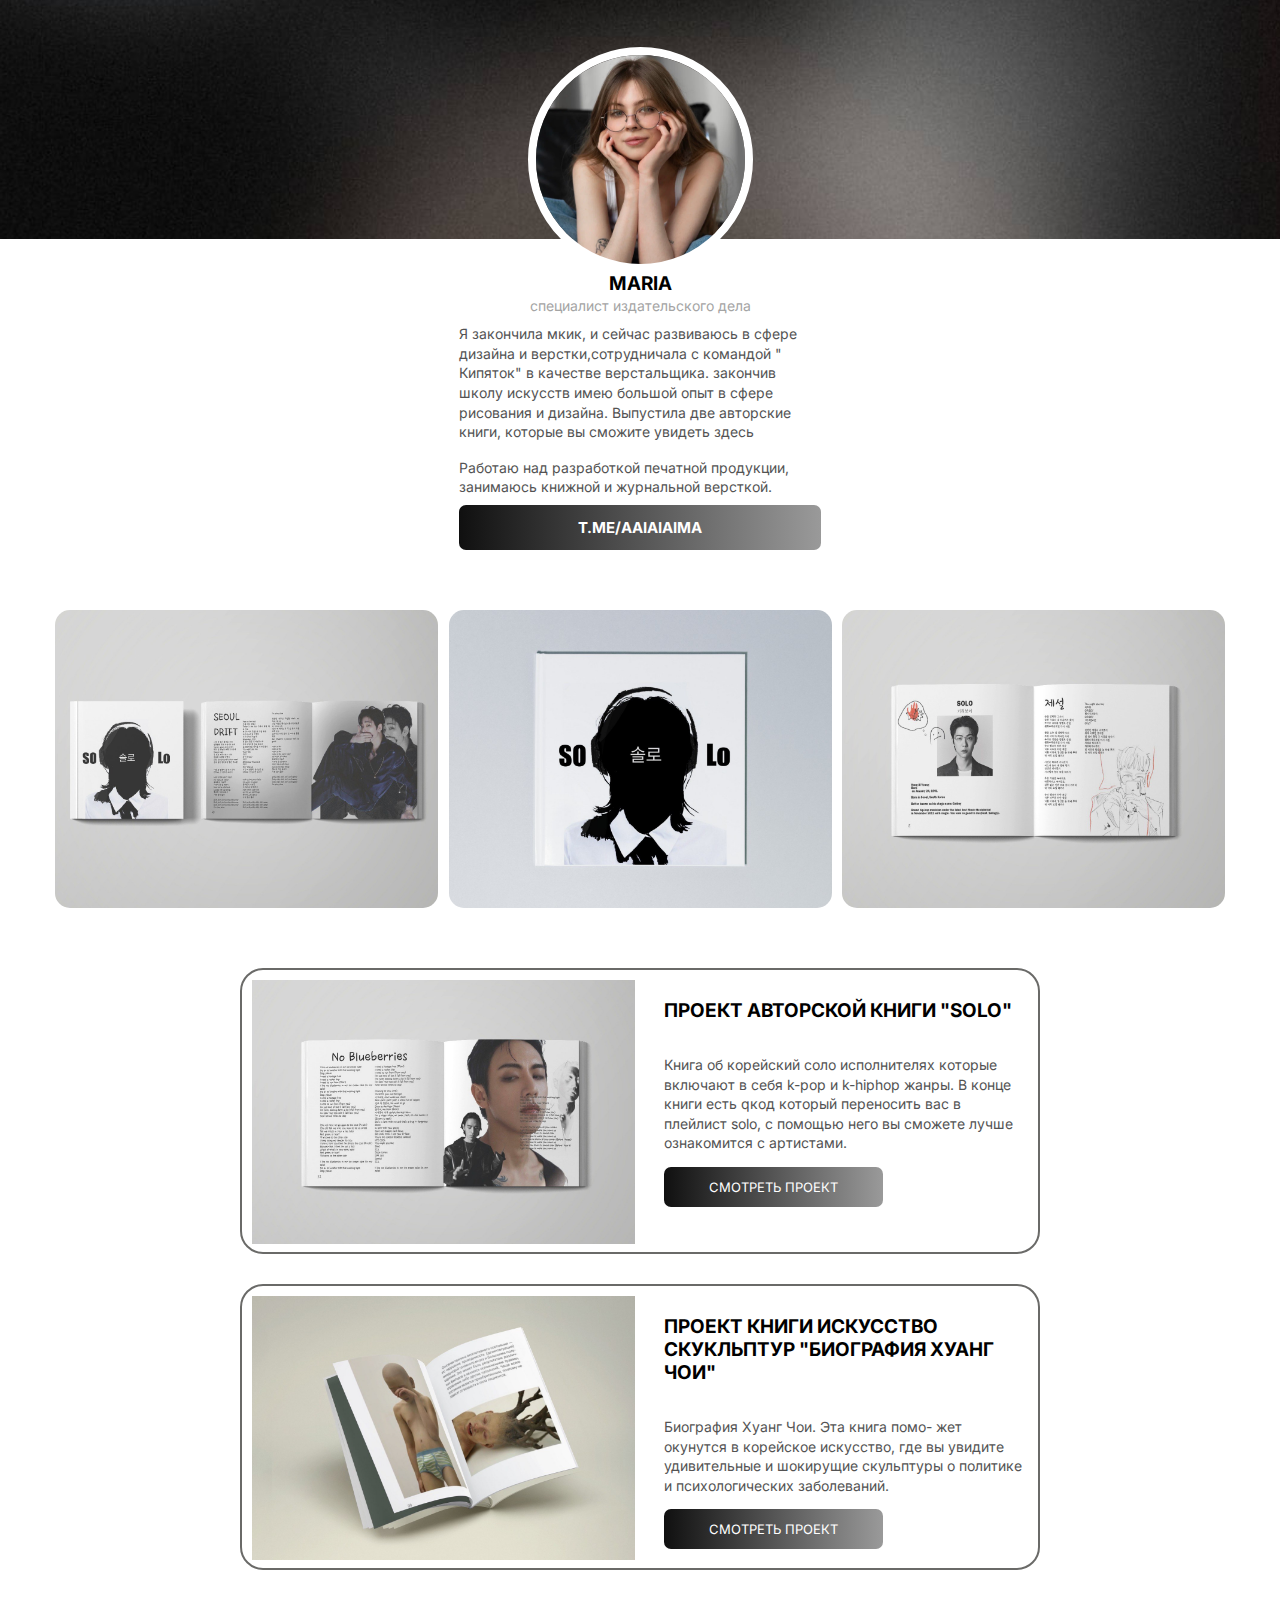
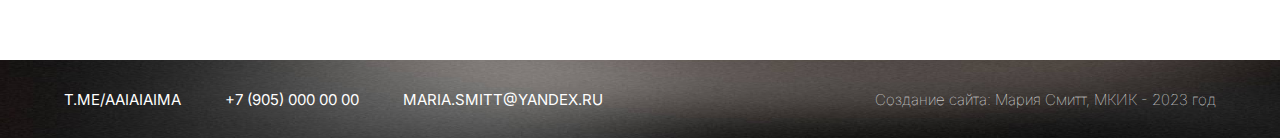
<file: index.html>
<!doctype html>
<html>
<head>
<title>Maria</title>
<link href="style.css" type="text/css"  rel="stylesheet">
<meta charset="utf-8">
<link rel="shortcut icon" type="image/x-icon" href="images/favicon.ico">
<link rel="preconnect" href="https://fonts.googleapis.com">
<link rel="preconnect" href="https://fonts.gstatic.com" crossorigin>
<link href="https://fonts.googleapis.com/css2?family=Inter:wght@100;200;300;400;500;600;700;800;900&display=swap" rel="stylesheet">
</head>
<body>
<header>
<section class="profile">
<img src="images/0.png">
<h1>Maria</h1>
<h2>Специалист издательского дела</h2>
<p>Я закончила мкик, и сейчас развиваюсь в сфере дизайна и верстки,сотрудничала с командой " Кипяток" в качестве верстальщика.
 закончив школу искусств имею большой опыт в сфере рисования и дизайна. 
 Выпустила две авторские книги, которые вы сможите увидеть здесь</p>
<p>Работаю над разработкой печатной продукции, занимаюсь книжной и журнальной версткой.</p>
<a href="https://t.me/aaiaiaima">t.me/aaiaiaima</a>
</section>
</header>
<main>
<section class="ills">
<img src="images/1.png">
<img src="images/2.png">
<img src="images/3.png">
</section>
<section class="portfolio">
<article id="card_2">
<img src="images/4.png">
<h3>Проект авторской книги "SOLO"</h3>
<p>Книга об корейский соло исполнителях которые включают в себя k-pop и k-hiphop жанры. В конце книги есть qкод который переносить вас в плейлист solo, с помощью него вы сможете лучше ознакомится с артистами.</p>
<a href="2.html">Смотреть проект</a>
</article>
<article id="card_1">
<img src="images/5.png">
<h3>Проект книги Искусство скукльптур "Биография Хуанг Чои"</h3>
<p>Биография Хуанг Чои. Эта книга помо- жет окунутся в корейское искусство, где вы увидите удивительные и шокирущие скульптуры о политике и психологических заболеваний.</p>
<a href="1.html">Смотреть проект</a>
</article>
</section>
</main>
<footer>
<div class="contacts">
<a href="https://t.me/aaiaiaima">t.me/aaiaiaima</a>
<a href="/"> +7 (905) 000 00 00</a>
<a href="/">maria.smitt@yandex.ru</a>
</div>
<div class="copyright">
Создание сайта: Мария Смитт, МКИК - 2023 год
</div>
</footer>
</body>
</html>
</file>
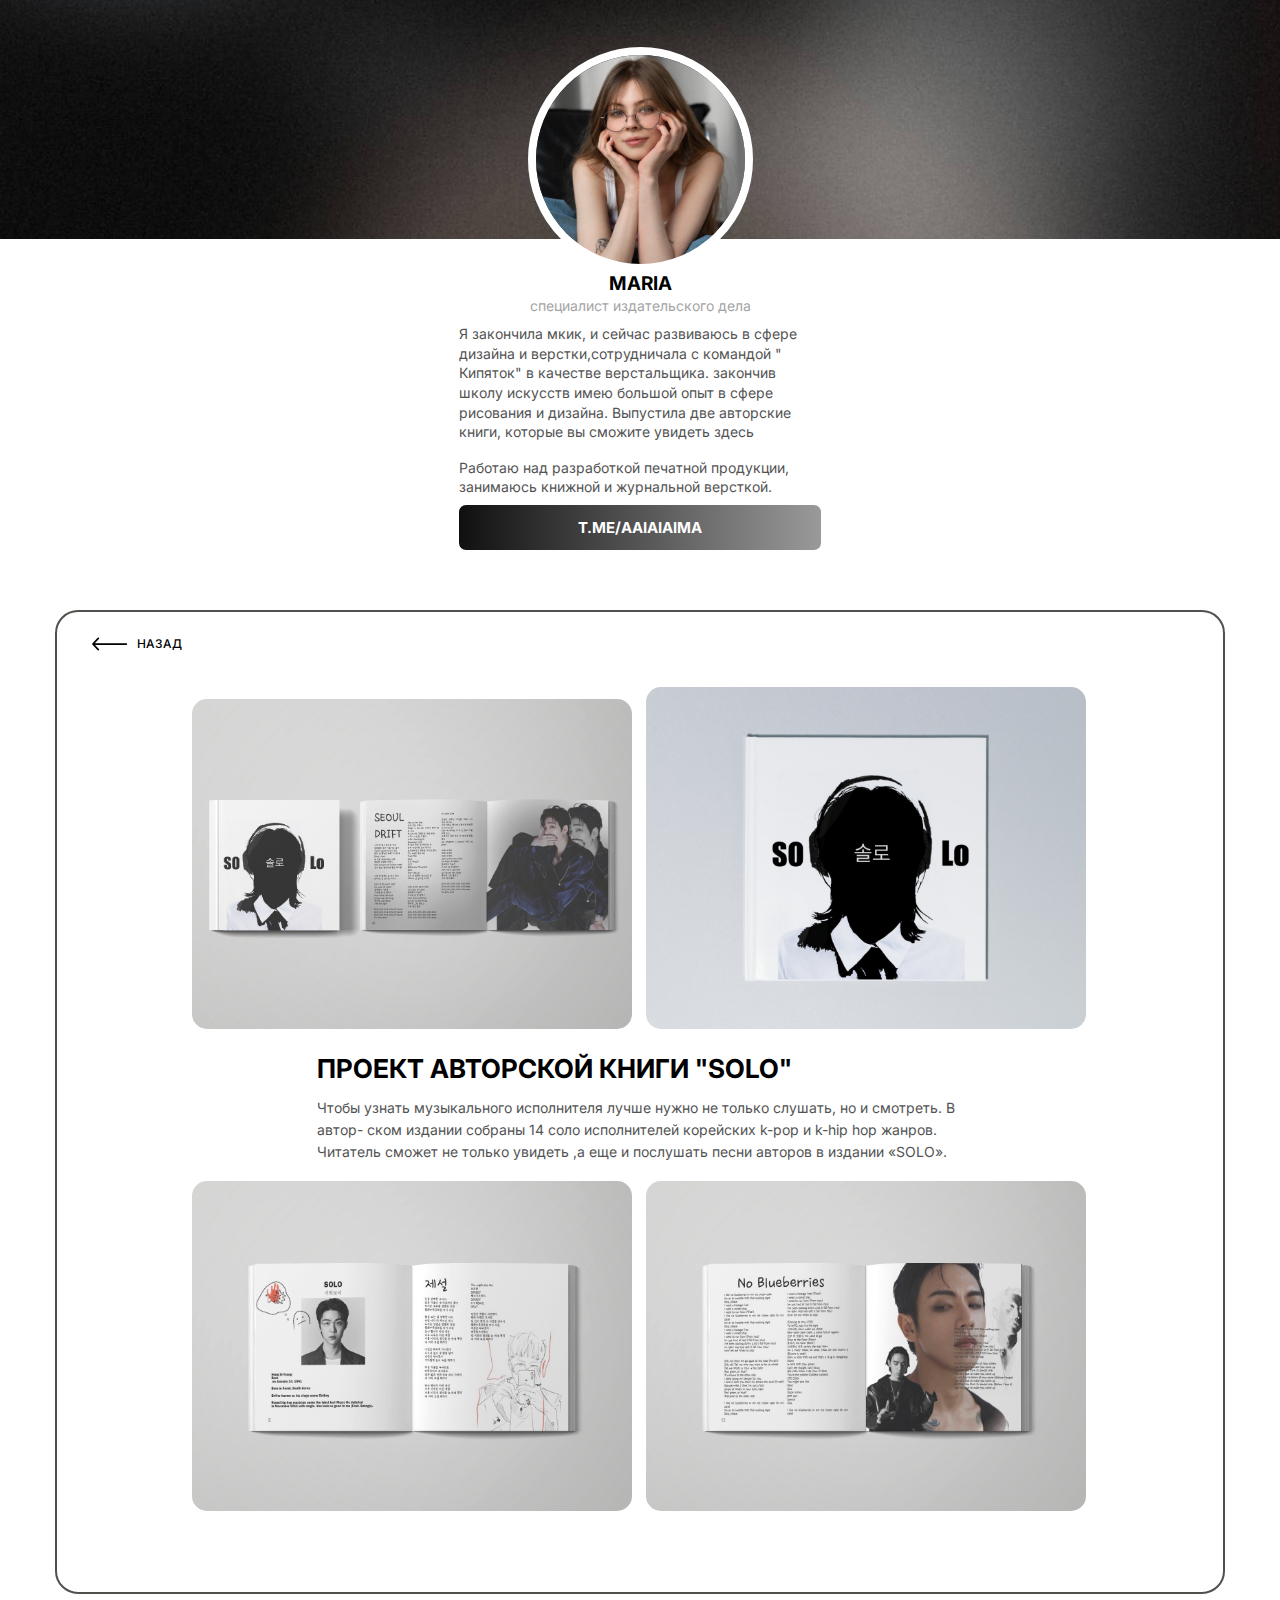
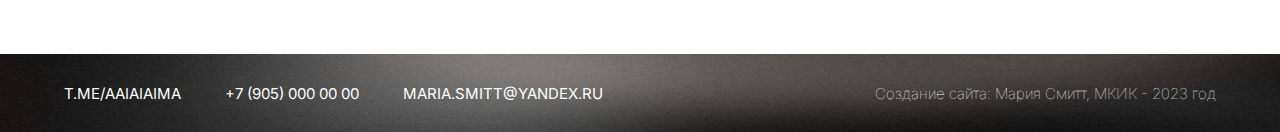
<file: 2.html>
<!doctype html>
<html>
<head>
<title>Maria</title>
<link href="style.css" type="text/css"  rel="stylesheet">
<meta charset="utf-8">
<link rel="shortcut icon" type="image/x-icon" href="images/favicon.ico">
<link rel="preconnect" href="https://fonts.googleapis.com">
<link rel="preconnect" href="https://fonts.gstatic.com" crossorigin>
<link href="https://fonts.googleapis.com/css2?family=Inter:wght@100;200;300;400;500;600;700;800;900&display=swap" rel="stylesheet">
</head>
<body>
<header>
<section class="profile">
<img src="images/0.png">
<h1>Maria</h1>
<h2>Специалист издательского дела</h2>
<p>Я закончила мкик, и сейчас развиваюсь в сфере дизайна и верстки,сотрудничала с командой " Кипяток" в качестве верстальщика.
 закончив школу искусств имею большой опыт в сфере рисования и дизайна. 
 Выпустила две авторские книги, которые вы сможите увидеть здесь</p>
<p>Работаю над разработкой печатной продукции, занимаюсь книжной и журнальной версткой.</p>
<a href="/">t.me/aaiaiaima</a>
</section>
</header>
<main class="read">
<a href="index.html" class="back"><img src="images/arrow.svg"> назад</a>

<img src="images/1.png">
<img src="images/2.png">
<h1>Проект авторской книги "SOLO"</h1>

<p>
Чтобы узнать музыкального исполнителя лучше нужно не только слушать, но и смотреть. В автор- ском издании собраны 14 соло исполнителей корейских k-pop и k-hip hop жанров. Читатель сможет не только увидеть ,а еще и послушать песни авторов в издании «SOLO».
</p>

<img src="images/3.png">
<img src="images/4.png">



</main>
<footer>
<div class="contacts">
<a href="https://t.me/aaiaiaima">t.me/aaiaiaima</a>
<a href="/"> +7 (905) 000 00 00</a>
<a href="/">maria.smitt@yandex.ru</a>
</div>
<div class="copyright">
Создание сайта: Мария Смитт, МКИК - 2023 год
</div>
</footer>
</body>
</html>
</file>
<file: style.css>
body {
    margin: 0;
    font-family: 'Inter', sans-serif;
}

header {
    width: 100%;
    height: 550px;
    background: url(images/f1.png);
    background-size: 100% 239px;
    background-repeat: no-repeat;
    display: flex;
    justify-content: center;
    align-items: flex-end;
    margin-bottom: 60px;
}
.profile {
    width: 362px;
    display: flex;
    align-content: flex-start;
    justify-content: center;
    flex-wrap: wrap;
    flex-direction: column;
    align-items: center;
}

.profile img {
    display: block;
    margin: 0 50px;
    border-radius: 50%;
    border: 8px solid white;
    width: 209px;
    height: 209px;
    object-fit: cover;
}

.profile h1 {
    margin: 0;
font-weight: 700;
font-size: 19px;
line-height: 23px;
text-transform: uppercase;
}

.profile h2 {
margin: 0;
font-weight: 400;
font-size: 14px;
line-height: 154.02%;
text-transform: lowercase;
color: #A4A4A4;
}

.profile p {
font-weight: 400;
font-size: 14px;
line-height: 140.52%;
color: #535353;
margin: 8px 0;
}

.profile a {
    width: 362px;
    height: 45px;
    background: linear-gradient(90deg, #101010 0%, #a4a4a4 107.46%);
    border-radius: 7px;
    display: flex;
    justify-content: center;
    align-items: center;
    font-weight: 700;
    font-size: 15px;
    text-transform: uppercase;
    color: #FFFFFF;
    text-decoration: none;
}

.profile a:hover {
    background: linear-gradient(0deg, #101010 0%, #a4a4a4 107.46%);
}

main {
    width: 1170px;
    margin: 0 auto;
}

.ills {
    display: flex;
    justify-content: space-between;
    flex-wrap: nowrap;
        margin-bottom: 60px;
}

.ills img {
    width: 383px;
    border-radius: 15px;
}
 
.portfolio {
    /* visibility: visible; */
    display: flex;
    flex-direction: column;
    align-items: center;
        margin-bottom: 60px;
}

.portfolio article {
    /* visibility: visible; */
    width: 800px;
    display: flex;
    flex-direction: column;
    height: 286px;
    flex-wrap: wrap;
    margin-bottom: 30px;
    background: #FFFFFF;
    border: 2px solid #6a6a68;
    border-radius: 23px;
    padding: 10px;
    box-sizing: border-box;
}

.portfolio article img {
    width: 383px;
    display: block;
    margin-right: 25px;
    height: 264px;
    object-fit: cover;
}

.portfolio article h3 {
    width: 360px;
    font-weight: 700;
    font-size: 19px;
    line-height: 23px;
    text-transform: uppercase;
}

.portfolio article p {
    font-weight: 400;
    font-size: 14px;
    line-height: 140.52%;
    width: 360px;
    color: #535353;
}

.portfolio article a {
    background: linear-gradient(90deg, #101010 0%, #a4a4a4 107.46%);
    border-radius: 7px;
    display: flex;
    width: 219px;
    height: 40px;
    text-transform: uppercase;
    color: #FFFFFF;
    text-decoration: none;
    align-items: center;
    font-size: 13px;
    justify-content: center;
}

.portfolio article a:hover {
    background: linear-gradient(0deg, #101010 0%, #a4a4a4 107.46%);
}

footer {
    background: url(images/f2.png);
    width: 100%;
    height: 78px;
    padding: 0 5vw;
    display: flex;
    justify-content: space-between;
    box-sizing: border-box;
    align-items: center;
}

.contacts a {
    text-transform: uppercase;
    color: #FFFFFF;
    text-decoration: none;
    font-size: 15px;
    margin-right: 40px;
}

.contacts a:hover {
    color: #000000;
}

.copyright {
    font-size: 15px;
    color: #FFFFFF;
    font-weight: 100;
}

/* ВНУТРЕННЯЯ СТРАНИЦА */

.read {
    background: #FFFFFF;
    border: 2px solid #51504d;
    border-radius: 23px;
    margin-bottom: 60px;
    padding: 70px 130px;
    box-sizing: border-box;
    font-weight: 400;
    font-size: 14px;
    line-height: 156.02%;
    color: #535353;
    position: relative;
}

.read img {
    width: 440px;
    border-radius: 15px;
    margin: 5px;
}

.read h1 {
    text-transform: uppercase;
    color: #000000;
    font-weight: 700;
    font-size: 26px;
}

.read h1, .read p, .read ul {
    padding: 0 130px;
}

.read ul li {
    margin-bottom: 15px;
}

.back {
    position: absolute;
    left: 30px;
    top: 20px;
    display: flex;
    text-transform: uppercase;
    text-decoration: none;
    color: #000000;
    align-items: center;
    font-weight: 500;
    font-size: 12px;
}

.back img {
    width: 35px;
    margin-right: 10px;
}

.back:hover {
opacity: 0.3;
}
</file>
